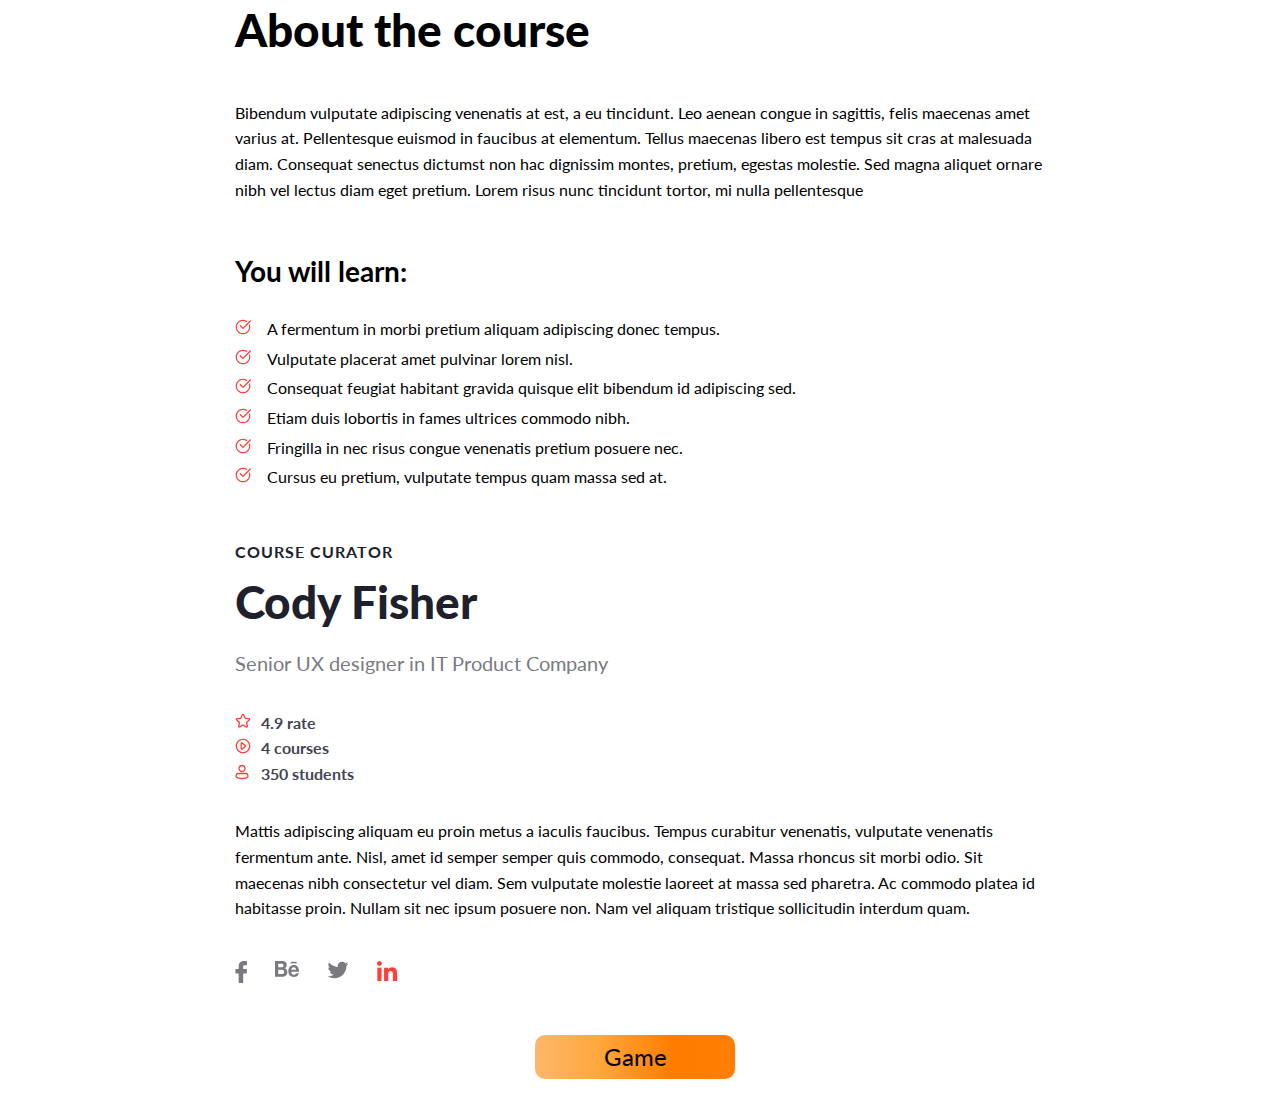
<file: index.html>
<!DOCTYPE html>
<html lang="en">
<head>
	<meta charset="UTF-8">
	<meta http-equiv="X-UA-Compatible" content="IE=edge">
	<meta name="viewport" content="width=device-width, initial-scale=1.0">
	<link rel="stylesheet" href="css/reset.css">
	<link rel="stylesheet" href="css/style.css">
	<title>Lesson_8</title>
</head>
<body>
	<header class="header"></header>
	<main class="main">
		<div class="block__container">
			<div class="about-title">
				<h1>About the course</h1>
			</div>
			<div class="about-text">
				<p>
					Bibendum vulputate adipiscing venenatis at est, a eu tincidunt. Leo aenean congue in sagittis, felis maecenas amet varius at. Pellentesque euismod in faucibus at elementum. Tellus maecenas libero est tempus sit cras at malesuada diam. Consequat senectus dictumst non hac dignissim montes, pretium, egestas molestie. Sed magna aliquet ornare nibh vel lectus diam eget pretium. Lorem risus nunc tincidunt tortor, mi nulla pellentesque
				</p>
			</div>
			<div class="about-list">
				<div class="about-list-title">
					<h2>You will learn:</h2>
				</div>
				<ul>
					<li>A fermentum in morbi pretium aliquam adipiscing donec tempus.</li>
					<li>Vulputate placerat amet pulvinar lorem nisl.</li>
					<li>Consequat feugiat habitant gravida quisque elit bibendum id adipiscing sed.</li>
					<li>Etiam duis lobortis in fames ultrices commodo nibh.</li>
					<li>Fringilla in nec risus congue venenatis pretium posuere nec.</li>
					<li>Cursus eu pretium, vulputate tempus quam massa sed at.</li>
				</ul>
			</div>
			<div class="block-curator">
				<div class="curator-head">
					Course curator
				</div>
				<div class="curator-name">
					<h2>Cody Fisher</h2>
				</div>
				<div class="curator-info">
					Senior UX designer in IT Product Company
				</div>
				<div class="curator-statistics">
					<ul>
						<li class="statistics-rate">4.9 rate</li>
						<li class="statistics-courses">4 courses</li>
						<li class="statistics-students">350 students</li>
					</ul>
				</div>
				<div class="curator-text">
					<p>
						Mattis adipiscing aliquam eu proin metus a iaculis faucibus. Tempus curabitur venenatis, vulputate venenatis fermentum ante. Nisl, amet id semper semper quis commodo, consequat. Massa rhoncus sit morbi odio. Sit maecenas nibh consectetur vel diam. Sem vulputate molestie laoreet at massa sed pharetra. Ac commodo platea id habitasse proin. Nullam sit nec ipsum posuere non. Nam vel aliquam tristique sollicitudin interdum quam. 
					</p>
				</div>
				<div class="curator-contacts">
					<a  href="https://www.facebook.com" target="_blank"><img src="img/icons/facebook.svg" alt="Facebook"></a>
					<a href="https://www.behance.net/" target="_blank"><img src="img/icons/behance.svg" alt="behance"></a>
					<a href="https://twitter.com/" target="_blank"><img src="img/icons/twitter.svg" alt="twitter"></a>
					<a href="https://www.linkedin.com/" target="_blank"><img src="img/icons/in.svg" alt="Linked-In"></a>
				</div>
			</div>
		</div>
	</main>
	<footer class="footer__container">
		<div class="game">
			<a href="game.html">Game</a>
		</div>
	</footer>
</body>
</html>
</file>
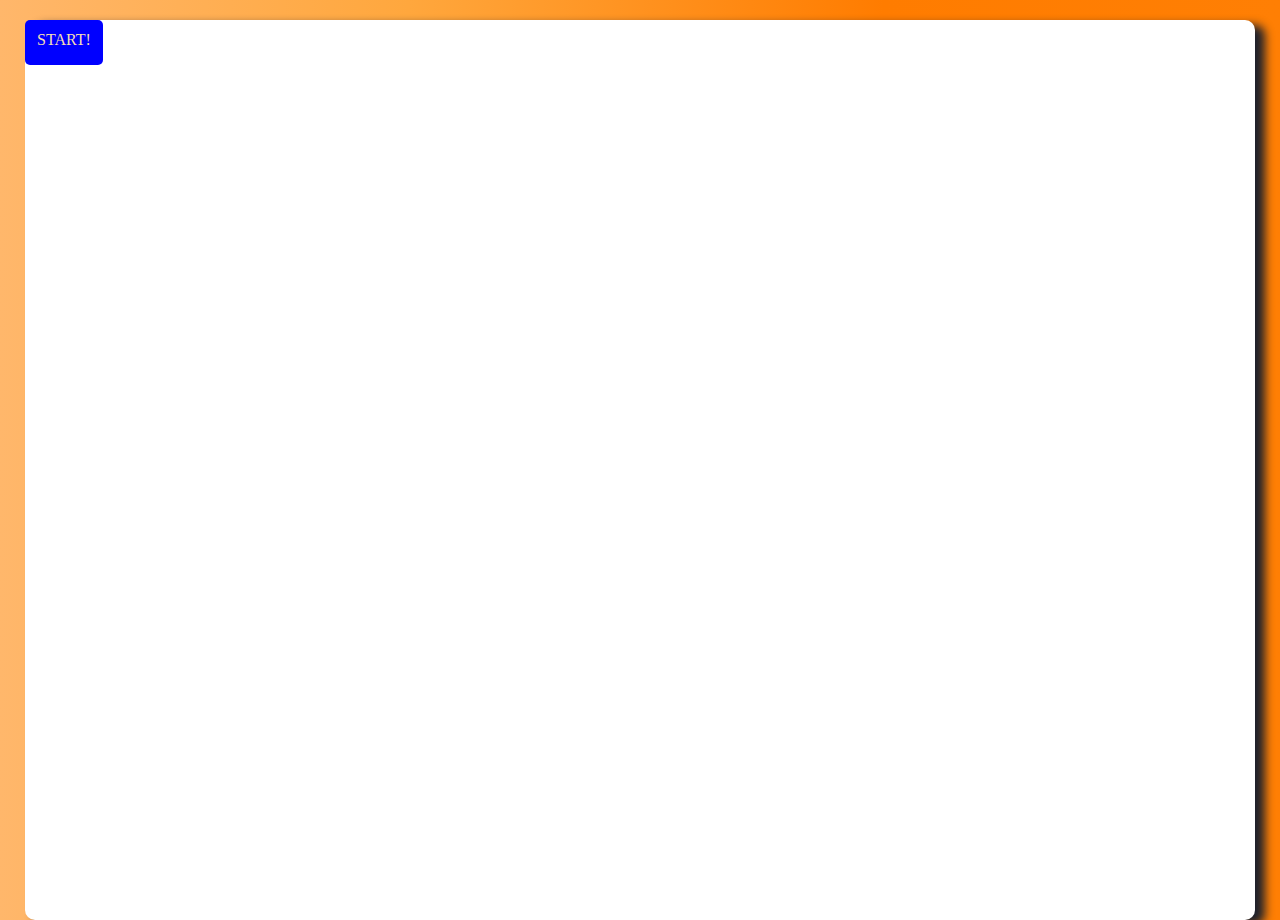
<file: game.html>
<!DOCTYPE html>
<html lang="en">
<head>
	<meta charset="UTF-8">
	<meta http-equiv="X-UA-Compatible" content="IE=edge">
	<meta name="viewport" content="width=device-width, initial-scale=1.0">
	<link rel="stylesheet" href="css/reset.css">
	<link rel="stylesheet" href="css/game.css">
	<title>Game</title>
</head>
<body>
	<main class="main">
		<div class="block__container">
			<div class="game-start">
				START!
			</div>
			<div class="gameline"></div>
			<div class="gameline-1"></div>
			<div class="gameline-2"></div>
			<div class="gameline-3"></div>
			<div class="gameline-4"></div>
			<div class="gameline-5"></div>
		</div>
	</main>
</body>
</html>
</file>
<file: css/style.css>
@import url("https://fonts.googleapis.com/css?family=Lato:regular,700,900&display=swap");

body {
	font-family: "Lato";
}

[class*="__container"]{
	max-width: 810px;
	margin: 0 auto;
}

.about-title {
	font-weight: 900;
	font-size: 46px;
	line-height: 130%;
	margin-bottom: 40px;
}
.about-text {
	font-weight: 400;
	font-size: 16px;
	line-height: 160%;
	margin-bottom: 48px;
}
.about-list {
	margin-bottom: 50px;
}
.about-list-title {
	font-weight: 700;
	font-size: 28px;
	line-height: 150%;
	margin-bottom: 24px;
}
.about-list li {
	line-height: 160%;
	margin-bottom: 4px;
}
.about-list li::before {
	content: '';
	background: url('../img/icons/check.svg') 0 0 no-repeat;
	width: 16px;
	height: 16px;
	display: inline-block;
	margin-right: 16px;
	
}
.about-list li:hover::before{
	transform: scale(1.2);
}
/* !---------------------------------Curator---------------------------------------- */
.block-curator {
	margin-bottom: 50px;
}
.curator-head {
	font-weight: 700;
	font-size: 16px;
	line-height: 150%;
	letter-spacing: 1px;
	text-transform: uppercase;
	color: #1E212C;
	margin-bottom: 8px;
}
.curator-name {
	font-weight: 900;
	font-size: 46px;
	line-height: 130%;
	color: #1E212C;
	margin-bottom: 16px;
}
.curator-info {
	font-weight: 400;
	font-size: 20px;
	line-height: 150%;
	color: #787A80;
	margin-bottom: 32px;
}
.curator-statistics{
	margin-bottom: 32px;
}
.curator-statistics ul{
	font-weight: 700;
	font-size: 16px;
	line-height: 160%;
	color: #424551;
	
}

.statistics-rate::before {
	content: '';
	background: url('../img/icons/star.svg') 0 0 no-repeat;
	width: 16px;
	height: 16px;
	display: inline-block;
	margin-right: 10px;
}
.statistics-courses::before{
	content: '';
	background: url('../img/icons/play.svg') 0 0 no-repeat;
	width: 16px;
	height: 16px;
	display: inline-block;
	margin-right: 10px;
}
.statistics-students::before {
	content: '';
	background: url('../img/icons/person.svg') 0 0 no-repeat;
	width: 16px;
	height: 16px;
	display: inline-block;
	margin-right: 10px;
}
.statistics-students:hover::before{
	transform: scale(1.2);
}
.statistics-courses:hover::before{
	transform: scale(1.2);
}
.statistics-rate:hover::before{
	transform: scale(1.2);
}
.curator-text {
	line-height: 160%;
	margin-bottom: 40px;
}
.curator-contacts{
	min-height: 24px; 
	max-width: 200px;
}
.curator-contacts a {
	min-width: 24px;
	min-height: 24px;
	margin-right: 24px;
}
.curator-contacts img:hover {
	transform: scale(1.3);
}
.game {
	text-align: center;
	margin: 0px 300px 25px 300px;
	font-size: 24px;
	background: linear-gradient(to right, #ffb76b 0%,#ffa73d 32%,#ff7c00 69%,#ff7f04 100%);
	border-radius: 10px;
	padding: 10px;
	max-width: 200px;
	cursor: pointer;
}
.game a {
	text-decoration: none;
}
.game:hover {
	transform: scale(1.1);
	transition: all 0.3s ease 0s;
}
</file>
<file: css/game.css>
body {
    background: linear-gradient(to right, #ffb76b 0%,#ffa73d 32%,#ff7c00 69%,#ff7f04 100%);
}

[class*="__container"]{
	max-width: 1230px;
	margin: 0 auto;
    
}
.block__container{
    margin-top: 20px;
    background-color: #ffffff;
    border-radius: 10px;
    height: 900px;
    box-shadow: 10px 5px 10px  #1E212C;
}
.game-start{
    max-width: 100px;
    min-height: 45px;
    /* margin-top: 10px; */
	padding: 12px;
    text-align: center;
    background-color: blue;
    color: wheat;
	display: inline-block;
	border-radius: 5px;
}
/* ========================================================================================== */
.gameline{
	margin: -35px;
	margin-left: 70px;
	max-width: 700px;
	min-height: 30px;
	visibility: hidden;
	 /* border: 1px solid black; */
}
.game-start:hover + .gameline,
.gameline:hover{
	visibility: visible;
}
.gameline:hover {
	background: rgb(0, 5, 70);
	background: linear-gradient(90deg, rgba(0, 5, 70, 1) 0%, rgba(0, 5, 246, 1) 100%);
	
}
/* ========================================================================================== */
.gameline-1 {
	max-width: 20px;
	min-height: 400px;
	margin-left: 750px;
	margin-top: 27px;
	visibility: hidden;
	/* border: 1px solid black; */
}
.gameline-1:hover {
	background-color: #ff7c00;
}
.gameline:hover + .gameline-1,
.gameline-1:hover{
	visibility: visible;
}
/* ========================================================================================== */
.gameline-2 {
	/* border: 1px solid black; */
	max-width: 285px;
	min-height: 20px;
	margin-left: 485px;
	margin-top: -4px;
	visibility: hidden;
}
.gameline-2:hover {
	background-color: greenyellow;
}
.gameline-1:hover + .gameline-2,
.gameline-2:hover{
	visibility: visible;
}

/* ========================================================================================== */

.gameline-3 {
	/* border: 1px solid black; */
	max-width: 20px;
	min-height: 300px;
	margin-top: -5px;
	margin-left: 485px;
	visibility: hidden;
}
.gameline-3:hover{
	background-color: rgb(240, 145, 68);
}
.gameline-2:hover + .gameline-3,
.gameline-3:hover{
	visibility: visible;
}

/* ========================================================================================== */

.gameline-4 {
	/* border: 1px solid black; */
	max-width: 270px;
	height: 12px;
	margin-left: 235px;
	margin-top: -10px;
	visibility: hidden;
}
.gameline-4:hover{
	background-color: rgb(230, 41, 41);
}
.gameline-3:hover + .gameline-4,
.gameline-4:hover{
	visibility: visible;
}


/* ========================================================================================== */


.gameline-5 {
	background: url('../img/finish.jpg') 0 0 /100px 100px no-repeat;
	min-width: 100px;
	min-height: 100px;
	margin-top: -10px;
	margin-left: 135px;
	display: inline-block;
	visibility: hidden;
}
.gameline-5:hover {

}
.gameline-4:hover + .gameline-5,
.gameline-5:hover{
	visibility: visible;
}
</file>
